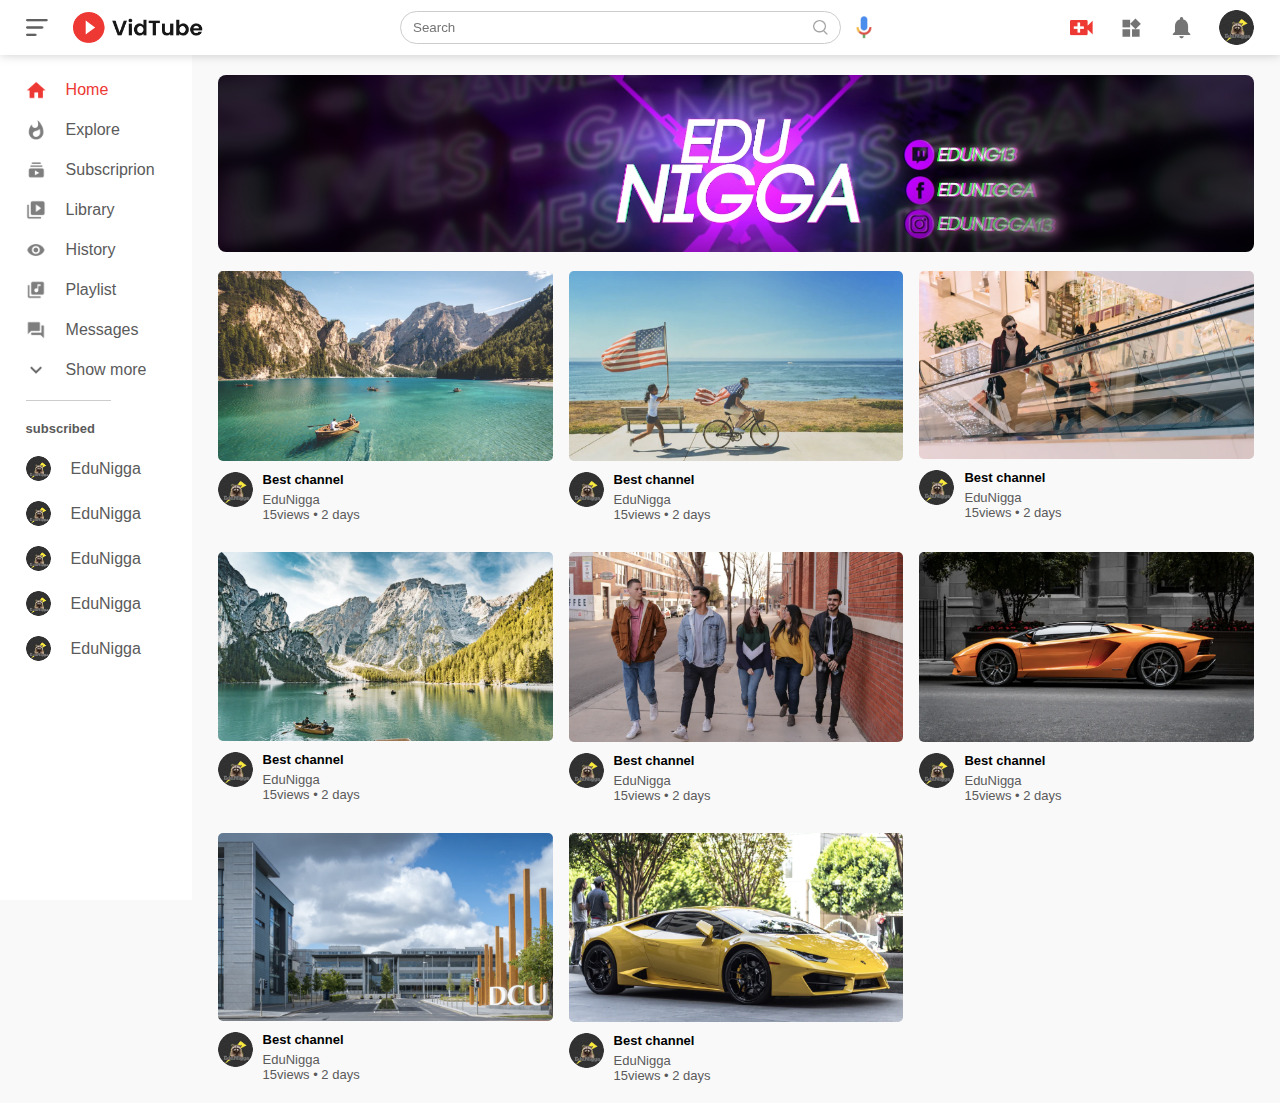
<file: index.html>
<!DOCTYPE html>
<html lang="en">
<head>
    <meta charset="UTF-8">
    <meta http-equiv="X-UA-Compatible" content="IE=edge">
    <meta name="viewport" content="width=device-width, initial-scale=1.0">
    <link rel="stylesheet" href="main.css">
    <title>Vidtube</title>
</head>
<body>
    
    <nav class="flex-div">
        <div class="nav-left flex-div">
            <img src="images/menu.png" class="menu-icon">
            <img src="images/logo.png" class="logo">
        </div>
        <div class="nav-middle flex-div">
            <div class="search-box flex-div">
                <input type="text" placeholder="Search">
                <img src="images/search.png">
            </div>
            <img src="images/voice-search.png" class="mic-icon">
        </div>
        <div class="nav-right flex-div">
            <img src="images/upload.png">
            <img src="images/more.png">
            <img src="images/notification.png">
            <img src="images/edunigga.png" class="user-icon">
        </div>
    </nav>
    <!------------------------ sidebar ------------------------------->
    <div class="sidebar">
        <div class="shortcut-links">
            <a href=""><img src="images/home.png"><p>Home</p></a>
            <a href=""><img src="images/explore.png"><p>Explore</p></a>
            <a href=""><img src="images/subscriprion.png"><p>Subscriprion</p></a>
            <a href=""><img src="images/library.png"><p>Library</p></a>
            <a href=""><img src="images/history.png"><p>History</p></a>
            <a href=""><img src="images/playlist.png"><p>Playlist</p></a>
            <a href=""><img src="images/messages.png"><p>Messages</p></a>
            <a href=""><img src="images/show-more.png"><p>Show more</p></a>
            <hr>
        </div>
        <div class="subscribed-list">
            <h3>subscribed</h3>
            <a href=""><img src="images/edunigga.png"><p>EduNigga</p></a>
            <a href=""><img src="images/edunigga.png"><p>EduNigga</p></a>
            <a href=""><img src="images/edunigga.png"><p>EduNigga</p></a>
            <a href=""><img src="images/edunigga.png"><p>EduNigga</p></a>
            <a href=""><img src="images/edunigga.png"><p>EduNigga</p></a>

        </div>
    </div>
<!------- main -------->

<div class="container">
    <div class="banner">
        <img src="images/banner.png">
    </div>
    <div class="list-container">
        <div class="vid-list">
            <a href="video.html"><img src="images/thumbnail1.png" class="thumbnail"></a>
            <div class="flex-div">
                <img src="images/edunigga.png">
                <div class="vid-info">
                    <a href="video.html">Best channel</a>
                    <p>EduNigga</p>
                    <p>15views &bull; 2 days</p>
                </div>
            </div>
        </div>
        <div class="vid-list">
            <img src="images/thumbnail2.png" class="thumbnail">
            <div class="flex-div">
                <img src="images/edunigga.png">
                <div class="vid-info">
                    <a href="">Best channel</a>
                    <p>EduNigga</p>
                    <p>15views &bull; 2 days</p>
                </div>
            </div>
        </div> <div class="vid-list">
            <img src="images/thumbnail3.png" class="thumbnail">
            <div class="flex-div">
                <img src="images/edunigga.png">
                <div class="vid-info">
                    <a href="">Best channel</a>
                    <p>EduNigga</p>
                    <p>15views &bull; 2 days</p>
                </div>
            </div>
        </div>
        <div class="vid-list">
            <img src="images/thumbnail4.png" class="thumbnail">
            <div class="flex-div">
                <img src="images/edunigga.png">
                <div class="vid-info">
                    <a href="">Best channel</a>
                    <p>EduNigga</p>
                    <p>15views &bull; 2 days</p>
                </div>
            </div>
        </div>
        <div class="vid-list">
            <img src="images/thumbnail5.png" class="thumbnail">
            <div class="flex-div">
                <img src="images/edunigga.png">
                <div class="vid-info">
                    <a href="">Best channel</a>
                    <p>EduNigga</p>
                    <p>15views &bull; 2 days</p>
                </div>
            </div>
        </div>
        <div class="vid-list">
            <img src="images/thumbnail6.png" class="thumbnail">
            <div class="flex-div">
                <img src="images/edunigga.png">
                <div class="vid-info">
                    <a href="">Best channel</a>
                    <p>EduNigga</p>
                    <p>15views &bull; 2 days</p>
                </div>
            </div>
        </div> <div class="vid-list">
            <img src="images/thumbnail7.png" class="thumbnail">
            <div class="flex-div">
                <img src="images/edunigga.png">
                <div class="vid-info">
                    <a href="">Best channel</a>
                    <p>EduNigga</p>
                    <p>15views &bull; 2 days</p>
                </div>
            </div>
        </div>
        <div class="vid-list">
            <img src="images/thumbnail8.png" class="thumbnail">
            <div class="flex-div">
                <img src="images/edunigga.png">
                <div class="vid-info">
                    <a href="">Best channel</a>
                    <p>EduNigga</p>
                    <p>15views &bull; 2 days</p>
                </div>
            </div>
        </div>
     </div>     
    
</div>
<script src="main.js"></script>
</body>
</html>
</file>
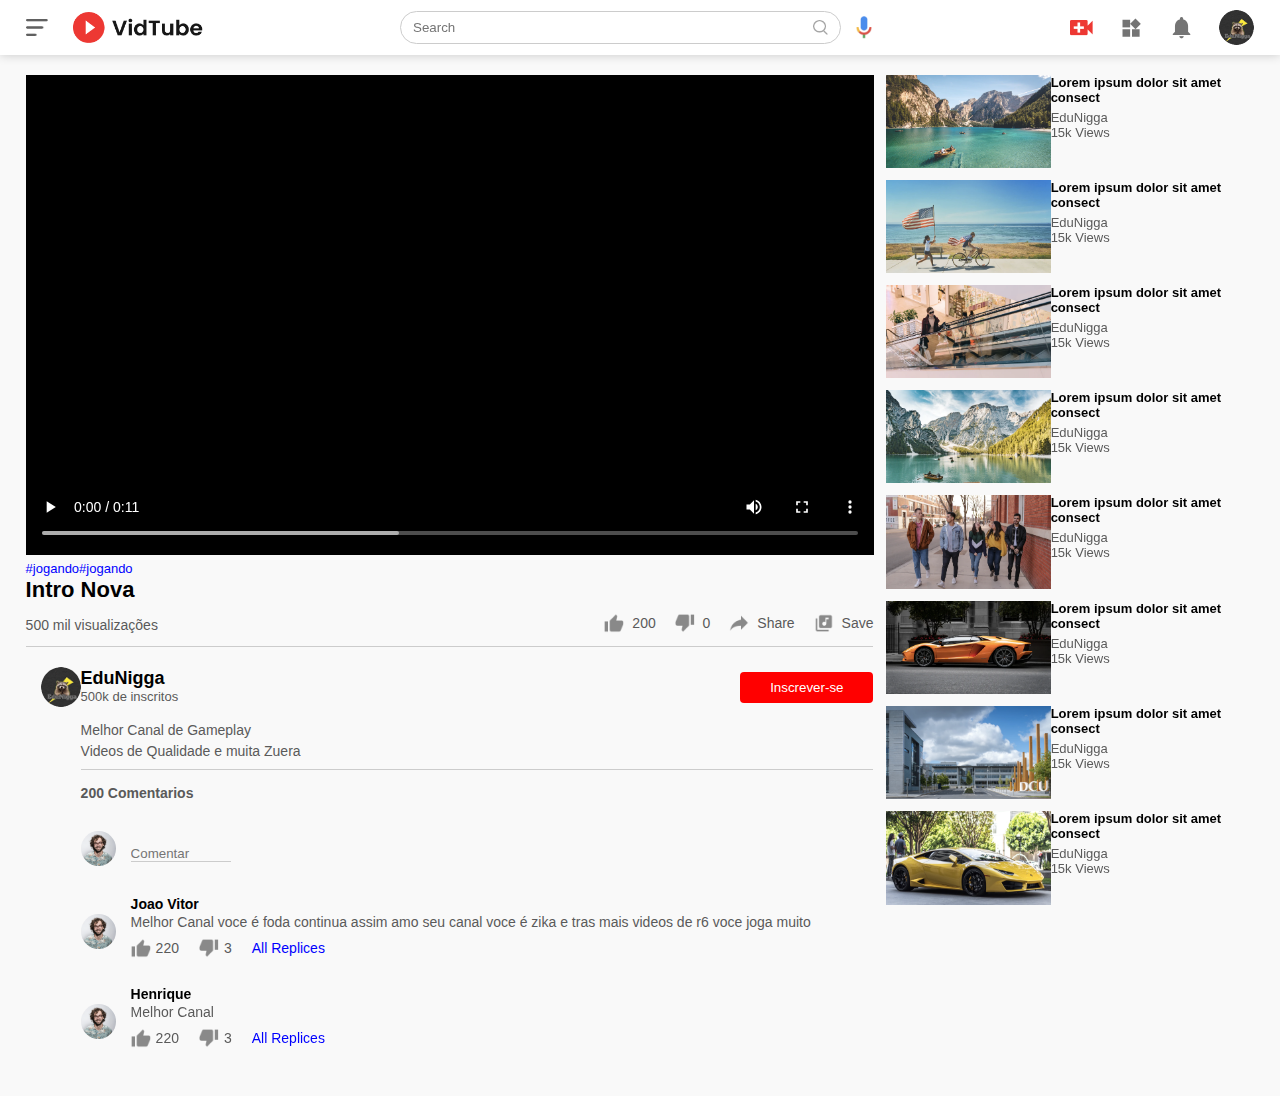
<file: video.html>
<!DOCTYPE html>
<html lang="en">
<head>
    <meta charset="UTF-8">
    <meta http-equiv="X-UA-Compatible" content="IE=edge">
    <meta name="viewport" content="width=device-width, initial-scale=1.0">
    <link rel="stylesheet" href="main.css">
    <title>Video</title>
</head>
<body>
    <nav class="flex-div">
        <div class="nav-left flex-div">
            <img src="images/menu.png" class="menu-icon">
            <img src="images/logo.png" class="logo">
        </div>
        <div class="nav-middle flex-div">
            <div class="search-box flex-div">
                <input type="text" placeholder="Search">
                <img src="images/search.png">
            </div>
            <img src="images/voice-search.png" class="mic-icon">
        </div>
        <div class="nav-right flex-div">
            <img src="images/upload.png">
            <img src="images/more.png">
            <img src="images/notification.png">
            <img src="images/edunigga.png" class="user-icon">
        </div>
    </nav>

    <div class="container play-container">
        <div class="row">
            <div class="play-video">
                <video controls autoplay>
                    <source src="images/edu.mp4" type="video/mp4">
                </video>
            
            <div class="tags">
                <a href="">#jogando</a><a href="">#jogando</a>
            </div>
            <h3>Intro Nova</h3>
            <div class="play-video-info">
                <p>500 mil visualizações</p>
                <div>
                    <a href=""><img src="images/like.png">200</a>
                    <a href=""><img src="images/dislike.png">0</a>
                    <a href=""><img src="images/share.png">Share</a>
                    <a href=""><img src="images/save.png">Save</a>
                </div>
            </div>
            <hr>
            <div class="comentarios">
                <img src="images/edunigga.png">
                <div>
                    <p>EduNigga</p>
                    <span>500k de inscritos</span>
                </div>
                <button type="button">Inscrever-se</button>
            </div>
            <div class="descricao">
                <p>Melhor Canal de Gameplay</p>
                <p>Videos de Qualidade e muita Zuera</p>
                <hr>
                <h4>200 Comentarios</h4>
                <div class="add-comentario">
                    <img src="images/Jack.png">
                    <input type="text" placeholder="Comentar">
                </div>
                <div class="old-comments">
                    <img src="images/Jack.png">
                    <div>
                        <h3>Joao Vitor</h3>
                        <p>Melhor Canal voce é foda continua assim amo seu canal voce é zika e tras mais videos de r6 voce joga muito</p>
                        <div class="acomment-action">
                            <img src="images/like.png">
                            <span>220</span>
                            <img src="images/dislike.png">
                            <span>3</span>
                            <a href="">All Replices</a>
                        </div>
                    </div>
                </div>
                <div class="old-comments">
                    <img src="images/Jack.png">
                    <div>
                        <h3>Henrique</h3>
                        <p>Melhor Canal</p>
                        <div class="acomment-action">
                            <img src="images/like.png">
                            <span>220</span>
                            <img src="images/dislike.png">
                            <span>3</span>
                            <a href="">All Replices</a>
                        </div>
                    </div>
                </div>
            </div>






            </div>
            <div class="right-sidebar">
                <div class="side-video-list">
                    <a href=""class="small-thumbnail"><img src="images/thumbnail1.png"></a>

                    <div class="vid-info">
                        <a href="">Lorem ipsum dolor sit amet consect</a>
                        <p>EduNigga</p>
                        <p>15k Views</p>
                    </div>
                </div>
                <div class="side-video-list">
                    <a href=""class="small-thumbnail"><img src="images/thumbnail2.png"></a>

                    <div class="vid-info">
                        <a href="">Lorem ipsum dolor sit amet consect</a>
                        <p>EduNigga</p>
                        <p>15k Views</p>
                    </div>
                </div>
                <div class="side-video-list">
                    <a href=""class="small-thumbnail"><img src="images/thumbnail3.png"></a>

                    <div class="vid-info">
                        <a href="">Lorem ipsum dolor sit amet consect</a>
                        <p>EduNigga</p>
                        <p>15k Views</p>
                    </div>
                </div>
                <div class="side-video-list">
                    <a href=""class="small-thumbnail"><img src="images/thumbnail4.png"></a>

                    <div class="vid-info">
                        <a href="">Lorem ipsum dolor sit amet consect</a>
                        <p>EduNigga</p>
                        <p>15k Views</p>
                    </div>
                </div>
                <div class="side-video-list">
                    <a href=""class="small-thumbnail"><img src="images/thumbnail5.png"></a>

                    <div class="vid-info">
                        <a href="">Lorem ipsum dolor sit amet consect</a>
                        <p>EduNigga</p>
                        <p>15k Views</p>
                    </div>
                </div>
                <div class="side-video-list">
                    <a href=""class="small-thumbnail"><img src="images/thumbnail6.png"></a>

                    <div class="vid-info">
                        <a href="">Lorem ipsum dolor sit amet consect</a>
                        <p>EduNigga</p>
                        <p>15k Views</p>
                    </div>
                </div>
                <div class="side-video-list">
                    <a href=""class="small-thumbnail"><img src="images/thumbnail7.png"></a>

                    <div class="vid-info">
                        <a href="">Lorem ipsum dolor sit amet consect</a>
                        <p>EduNigga</p>
                        <p>15k Views</p>
                    </div>
                </div>
                <div class="side-video-list">
                    <a href=""class="small-thumbnail"><img src="images/thumbnail8.png"></a>

                    <div class="vid-info">
                        <a href="">Lorem ipsum dolor sit amet consect</a>
                        <p>EduNigga</p>
                        <p>15k Views</p>
                    </div>
                </div>
            </div>
        </div>
    </div>
</body>
</html>
</file>
<file: main.css>
*{
    margin: 0;
    padding: 0;
    font-family: 'poppins', sans-serif;
    box-sizing: border-box;
}
a{
    text-decoration: none;
    color: #5a5a5a;
}
img{
    cursor: pointer;
}
.flex-div{
    display: flex;
    align-items: center;
}
nav{
    padding: 10px 2%;
    justify-content: space-between;
    box-shadow: 0 0 10px rgba(0, 0, 0, 0.2);
    background: #fff;
    position: sticky;
    top: 0;
    z-index: 10;
}
.nav-right img{
    width: 25px;
    margin-right: 25px;
}
.nav-right .user-icon{
    width: 35px;
    border-radius: 50%;
    margin-right: 0;
}
.nav-left .menu-icon{
    width: 22px;
    margin-right: 25px;
}
.nav-left .logo{
    width: 130px;
}
.nav-middle .mic-icon{
    width: 16px;
}
.nav-middle .search-box{
    border: 1px solid #ccc;
    margin-right: 15px;
    padding: 8px 12px;
    border-radius: 25px;

}
.nav-middle .search-box input{
    width: 400px;
    border: 0;
    outline: 0;
    background: transparent;
}
.nav-middle .search-box img{
    width: 15px;
}

/*-----sidebar----- */

.sidebar{
    background: #fff;
    width: 15%;
    height: 100vh;
    position: fixed;
    top: 0;
    padding-left: 2%;
    padding-top: 80px;
}
.shortcut-links a img{
    width: 20px;
    margin-right: 20px;
}
.shortcut-links a{
    display: flex;
    align-items: center;
    margin-bottom: 20px;
    width: fit-content;
    flex-wrap: wrap;
}
.shortcut-links a:first-child{
    color: #ed3833;
}
.sidebar hr{
    border: 0;
    height: 1px;
    background: #ccc;
    width: 85px;
}
.subscribed-list h3{
    font-size: 13px;
    margin: 20px 0;
    color: #5a5a5a;
}
.subscribed-list a{
    display: flex;
    align-items: center;
    margin-bottom: 20px;
    width: fit-content;
    flex-wrap: wrap;
}
.subscribed-list a img{
    width: 25px;
    border-radius: 50%;
    margin-right: 20px;
}
.small-sidebar{
    width: 5%;
}
.small-sidebar a p{
    display: none;
}
.small-sidebar h3{
    display: none;
}
.small-sidebar hr{
    width: 50%;
    margin-bottom: 25px;
}

/* main */

.container{
    background: #f9f9f9;
    padding-left: 17%;
    padding-right: 2%;
    padding-top: 20px;
    padding-bottom: 20px;
}
.large-container{
    padding-left: 7%;
}
.banner{
    width: 100%;
}
.banner img{
    width: 100%;
    border-radius: 8px;
}
.list-container{
    display: grid;
    grid-template-columns: repeat(auto-fit, minmax(250px, 1fr));
    grid-column-gap: 16px;
    grid-row-gap: 30px;
    margin-top: 15px;
}
.vid-list .thumbnail{
    width: 100%;
    border-radius: 5px;
    
}
.vid-list .flex-div{
    align-items: flex-start;
    margin-top: 7px;
}
.vid-list .flex-div img{
    width: 35px;
    margin-right: 10px;
    border-radius: 50%;
}
.vid-info{
    color: #5a5a5a;
    font-size: 13px;
}
.vid-info a{
    color: #000;
    font-weight: 600;
    display: block;
    margin-bottom: 5px;
}
@media (max-width: 900px){
    .menu-icon{
        display: none;
    }
    .sidebar{
        display: none;
    }
    .container, .large-container{
        padding-left: 5%;
        padding-right: 5%;
    }
    .nav-right img{
        display: none;
    }
    .nav-right .user-icon{
        display: block;
        width: 30px;
    }
    .nav-middle .search-box input{
        width: 100px;
    }
    .nav-middle .mic-icon{
        display: none;
    }
    .logo{
        width: 90px;
    }
}





/* video */

.play-container{
    padding-left: 2%;
}
.row{
    display: flex;
    justify-content: space-between;
    flex-wrap: wrap;
}
.play-video{
    flex-basis: 69%;
}
.right-sidebar{
    flex-basis: 30%;
}
.play-video video{
    width: 100%;
}
.side-video-list{
    display: flex;
    justify-content: space-between;
    margin-bottom: 8px;
}
.side-video-list img{
    width: 100%;
}
.side-video-list .small-thumbnail{
    flex-basis: 49%;
}
.side-video-list vid-list{
    flex-basis: 49%;
}
.play-video .tags a{
    color: #0000ff;
    font-size: 13px;
}
.play-video h3{
    font-weight: 600;
    font-size: 22px;
}
.play-video .play-video-info{
    display: flex;
    align-items: center;
    justify-content: space-between;
    flex-wrap: wrap;
    margin-top: 10px;
    font-size: 14px;
    color: #5a5a5a;
}
.play-video .play-video-info a img{
    width: 20px;
    margin-right: 8px;
}
.play-video .play-video-info a{
    display: inline-flex;
    align-items: center;
    margin-left: 15px;
}
.play-video hr{
    border: 0;
    height: 1px;
    background: #ccc;
    margin: 10px 0;
}
.comentarios{
    display: flex;
    align-items: center;
    margin-top: 20px;
}
.comentarios div{
    flex: 1;
    line-height: 18px;
}
.comentarios img{
    width: 40px;
    border-radius: 50%;
    margin-left: 15px;
}
.comentarios div p{
    color: #000;
    font-weight: 600;
    font-size: 18px;
}
.comentarios div span{
    font-size: 13px;
    color: #5a5a5a;
}
.comentarios button{
    background: red;
    color: #fff;
    padding: 8px 30px;
    border: 0;
    outline: 0;
    border-radius: 4px;
}
.descricao{
    padding-left: 55px;
    margin: 15px 0;
}
.descricao p{
    font-size: 14px;
    margin-bottom: 5px;
    color: #5a5a5a;
}
.descricao h4{
    font-size: 14px;
    color: #5a5a5a;
    margin-top: 15px;
}
.add-comentario{
    display: flex;
    align-items: center;
    margin: 30px 0;
}
.add-comentario img{
    width: 35px;
    border-radius: 50%;
    margin-right: 15px;
}
.add-comentario input{
    border: 0;
    outline: 0;
    border-bottom: 1px solid #ccc;
    width: 100px;
    padding-top: 10px;
    background: transparent;
}
.old-comments{
    display: flex;
    align-items: center;
    margin: 20px 0;
}
.old-comments img{
    width: 35px;
    border-radius: 50%;
    margin-right: 15px;
}
.old-comments h3{
    font-size: 14px;
    margin-bottom: 2px;
}
.old-comments h3 span{
    font-size: 12px;
    color: #5a5a5a;
    font-weight: 500;
    margin-left: 8px;
}
.old-comments .acomment-action{
    display: flex;
    align-items: center;
    margin: 8px 0;
    font-size: 14px;
}
.old-comments .acomment-action img{
    border-radius: 0;
    width: 20px;
    margin-right: 5px;
}
.old-comments .acomment-action span{
    margin-right: 20px;
    color: #5a5a5a;
}
.old-comments .acomment-action a{
    color: #0000ff;
}
@media (max-width:900px){
    .play-video{
        flex-basis: 100%;
    }
    .right-sidebar{
        flex-basis: 100%;
    }
    .play-container{
        padding-left: 5%;
    }
    .descricao{
        padding-left: 0;
    }
    .play-video .play-video-info a{
        margin-right: 0;
        margin-right: 15px;
        margin-top: 15px;
    }
}
</file>
